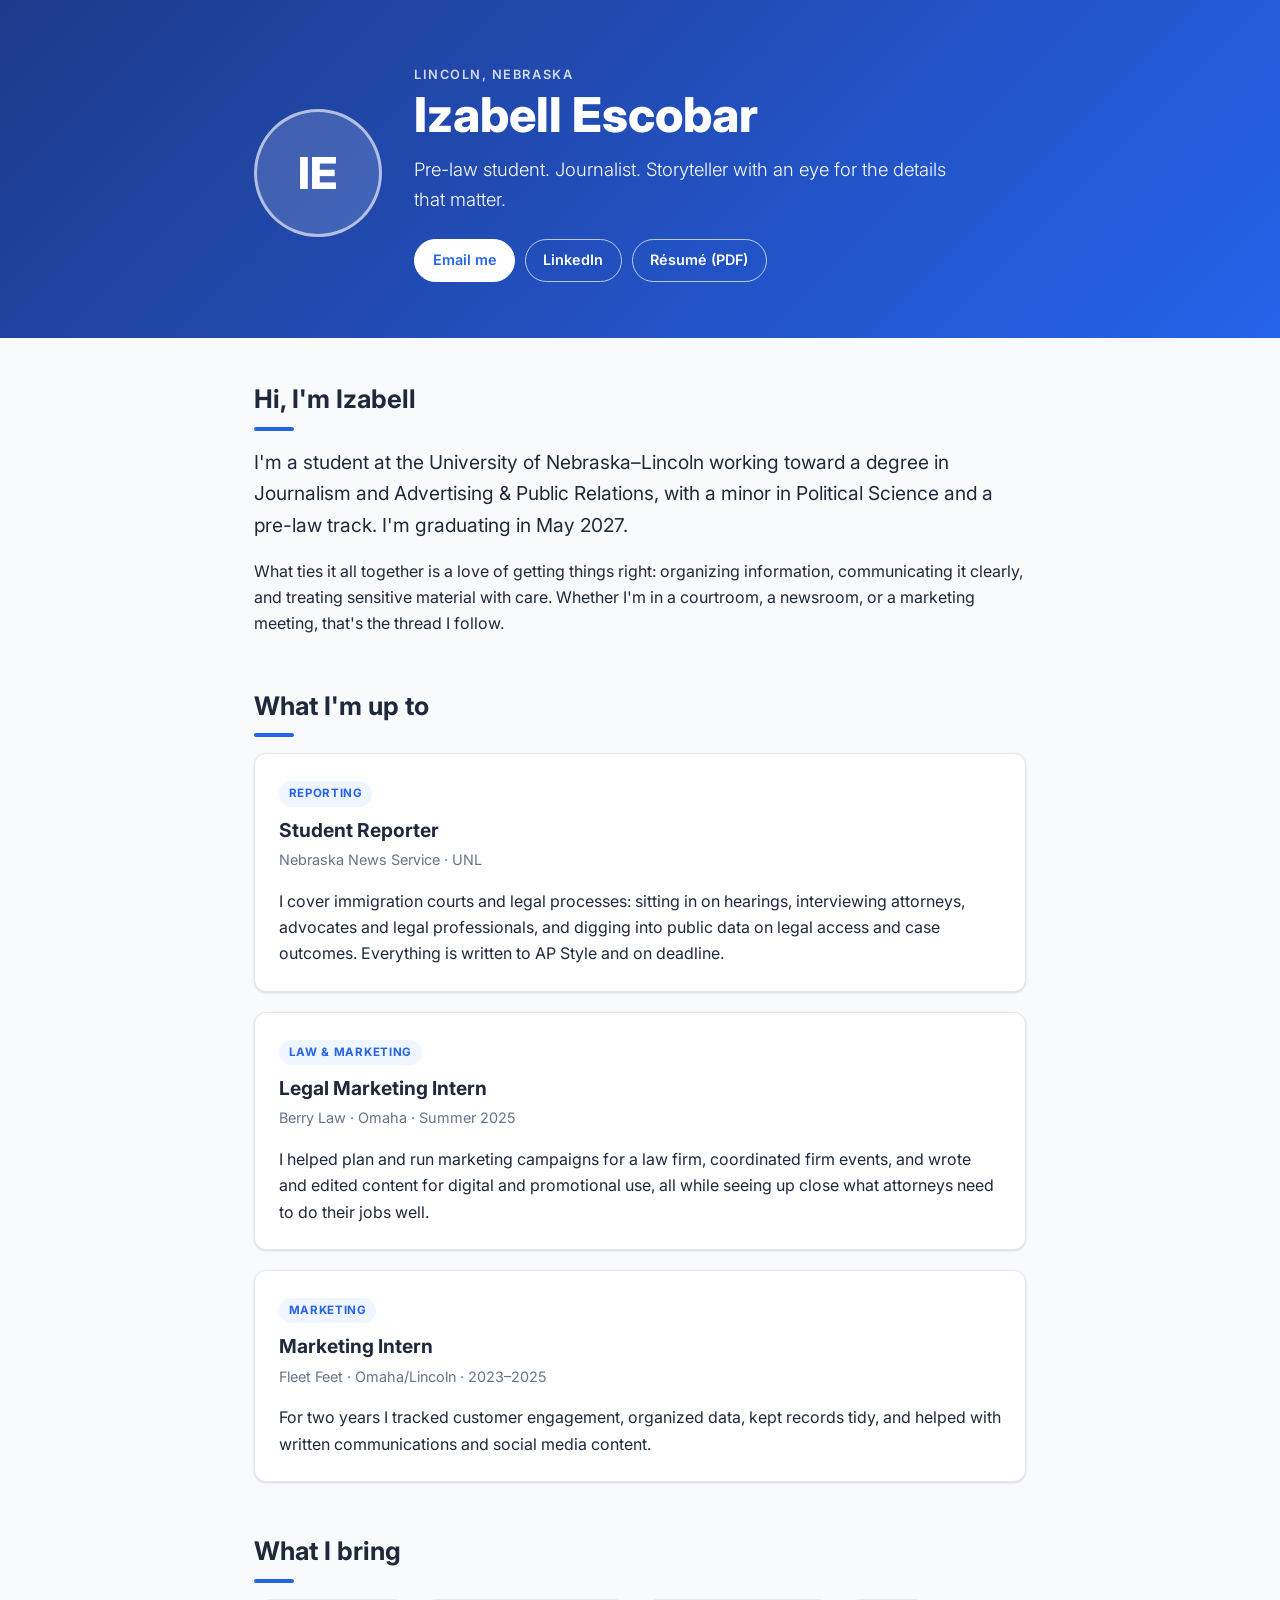
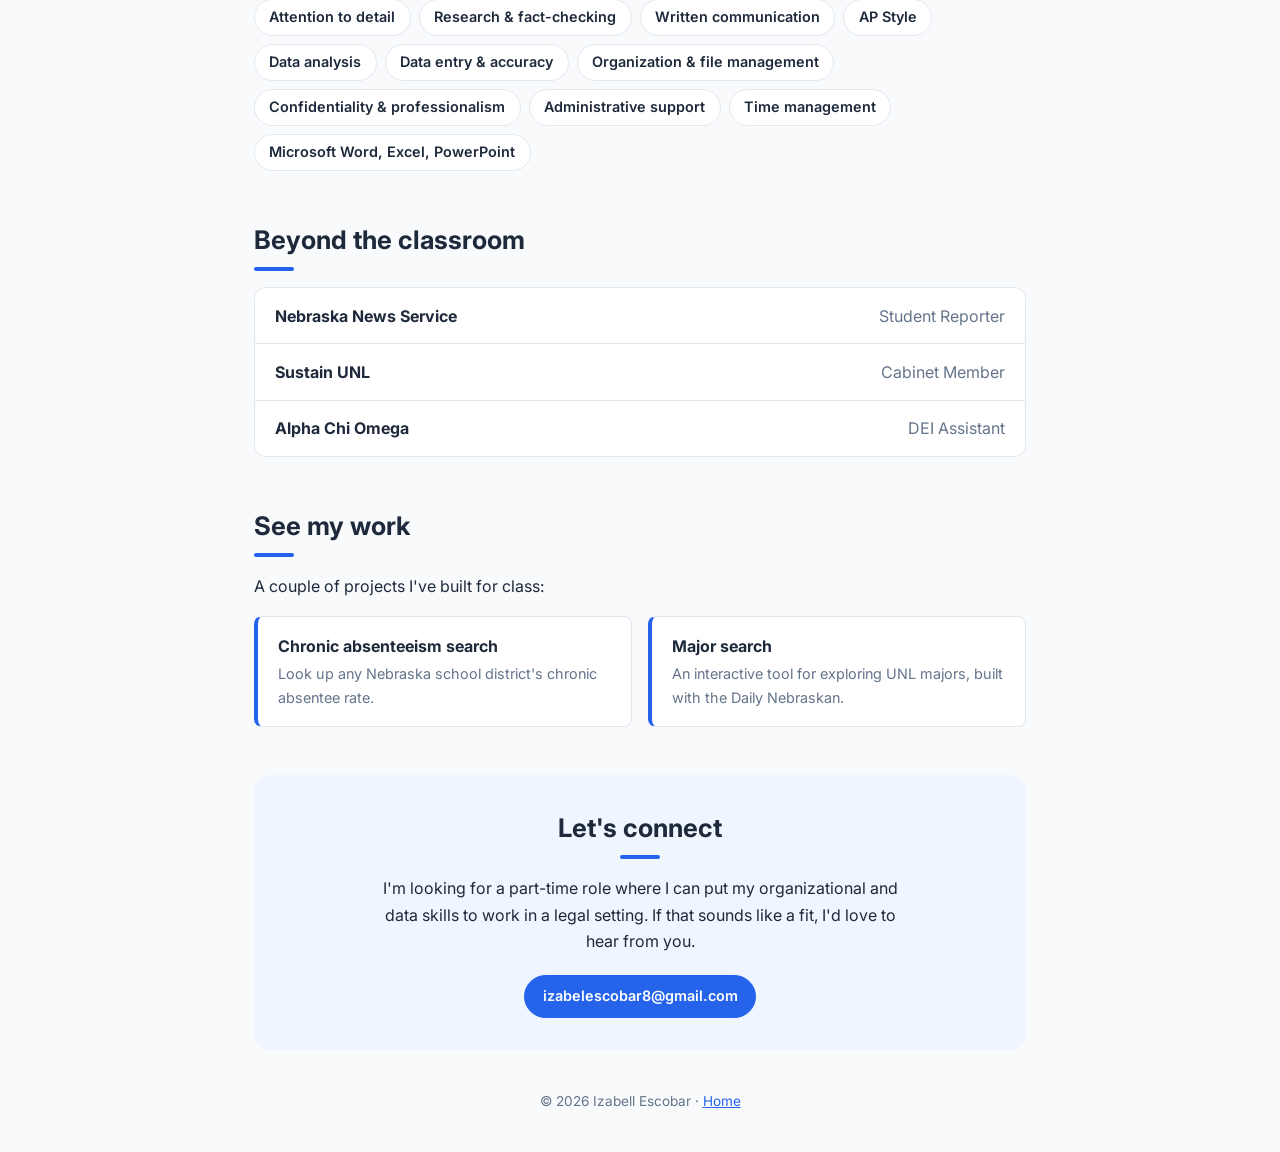
<file: about/index.html>
<!DOCTYPE html>
<html lang="en">
<head>
    <meta charset="UTF-8">
    <meta name="viewport" content="width=device-width, initial-scale=1.0">
    <title>About Izabell Escobar</title>
    <meta name="description" content="Izabell Escobar is a pre-law student at the University of Nebraska–Lincoln studying Journalism and Advertising & Public Relations, and a reporter covering immigration courts.">

    <link rel="preconnect" href="https://fonts.googleapis.com">
    <link rel="preconnect" href="https://fonts.gstatic.com" crossorigin>
    <link href="https://fonts.googleapis.com/css2?family=Inter:wght@300;400;600;700;800&display=swap" rel="stylesheet">

    <link rel="stylesheet" href="style.css">
</head>
<body>

    <header class="hero">
        <div class="container hero-inner">
            <div class="monogram" aria-hidden="true">IE</div>
            <div>
                <p class="eyebrow">Lincoln, Nebraska</p>
                <h1>Izabell Escobar</h1>
                <p class="tagline">Pre-law student. Journalist. Storyteller with an eye for the details that matter.</p>
                <div class="links">
                    <a class="btn btn-primary" href="mailto:izabelescobar8@gmail.com">Email me</a>
                    <a class="btn" href="https://www.linkedin.com/in/izabell-escobar-71b35a1ba" target="_blank" rel="noopener">LinkedIn</a>
                    <a class="btn" href="Escobar_Resume.pdf" target="_blank" rel="noopener">Résumé (PDF)</a>
                </div>
            </div>
        </div>
    </header>

    <main class="container">

        <section>
            <h2>Hi, I'm Izabell</h2>
            <p class="lead">
                I'm a student at the University of Nebraska–Lincoln working toward a degree in
                Journalism and Advertising &amp; Public Relations, with a minor in Political Science
                and a pre-law track. I'm graduating in May 2027.
            </p>
            <p>
                What ties it all together is a love of getting things right: organizing information,
                communicating it clearly, and treating sensitive material with care. Whether I'm in a
                courtroom, a newsroom, or a marketing meeting, that's the thread I follow.
            </p>
        </section>

        <section>
            <h2>What I'm up to</h2>
            <div class="cards">
                <article class="card">
                    <span class="tag">Reporting</span>
                    <h3>Student Reporter</h3>
                    <p class="where">Nebraska News Service · UNL</p>
                    <p>
                        I cover immigration courts and legal processes: sitting in on hearings,
                        interviewing attorneys, advocates and legal professionals, and digging into
                        public data on legal access and case outcomes. Everything is written to AP Style
                        and on deadline.
                    </p>
                </article>
                <article class="card">
                    <span class="tag">Law &amp; Marketing</span>
                    <h3>Legal Marketing Intern</h3>
                    <p class="where">Berry Law · Omaha · Summer 2025</p>
                    <p>
                        I helped plan and run marketing campaigns for a law firm, coordinated firm events,
                        and wrote and edited content for digital and promotional use, all while seeing
                        up close what attorneys need to do their jobs well.
                    </p>
                </article>
                <article class="card">
                    <span class="tag">Marketing</span>
                    <h3>Marketing Intern</h3>
                    <p class="where">Fleet Feet · Omaha/Lincoln · 2023–2025</p>
                    <p>
                        For two years I tracked customer engagement, organized data, kept records tidy,
                        and helped with written communications and social media content.
                    </p>
                </article>
            </div>
        </section>

        <section>
            <h2>What I bring</h2>
            <ul class="chips">
                <li>Attention to detail</li>
                <li>Research &amp; fact-checking</li>
                <li>Written communication</li>
                <li>AP Style</li>
                <li>Data analysis</li>
                <li>Data entry &amp; accuracy</li>
                <li>Organization &amp; file management</li>
                <li>Confidentiality &amp; professionalism</li>
                <li>Administrative support</li>
                <li>Time management</li>
                <li>Microsoft Word, Excel, PowerPoint</li>
            </ul>
        </section>

        <section>
            <h2>Beyond the classroom</h2>
            <ul class="involve">
                <li><strong>Nebraska News Service</strong><span>Student Reporter</span></li>
                <li><strong>Sustain UNL</strong><span>Cabinet Member</span></li>
                <li><strong>Alpha Chi Omega</strong><span>DEI Assistant</span></li>
            </ul>
        </section>

        <section>
            <h2>See my work</h2>
            <p>A couple of projects I've built for class:</p>
            <div class="projects">
                <a class="project" href="../school-search/">
                    <strong>Chronic absenteeism search</strong>
                    <span>Look up any Nebraska school district's chronic absentee rate.</span>
                </a>
                <a class="project" href="../major-search/">
                    <strong>Major search</strong>
                    <span>An interactive tool for exploring UNL majors, built with the Daily Nebraskan.</span>
                </a>
            </div>
        </section>

        <section class="cta">
            <h2>Let's connect</h2>
            <p>I'm looking for a part-time role where I can put my organizational and data skills to work in a legal setting. If that sounds like a fit, I'd love to hear from you.</p>
            <a class="btn btn-primary" href="mailto:izabelescobar8@gmail.com">izabelescobar8@gmail.com</a>
        </section>

    </main>

    <footer>
        <p>&copy; 2026 Izabell Escobar · <a href="../">Home</a></p>
    </footer>

</body>
</html>
</file>
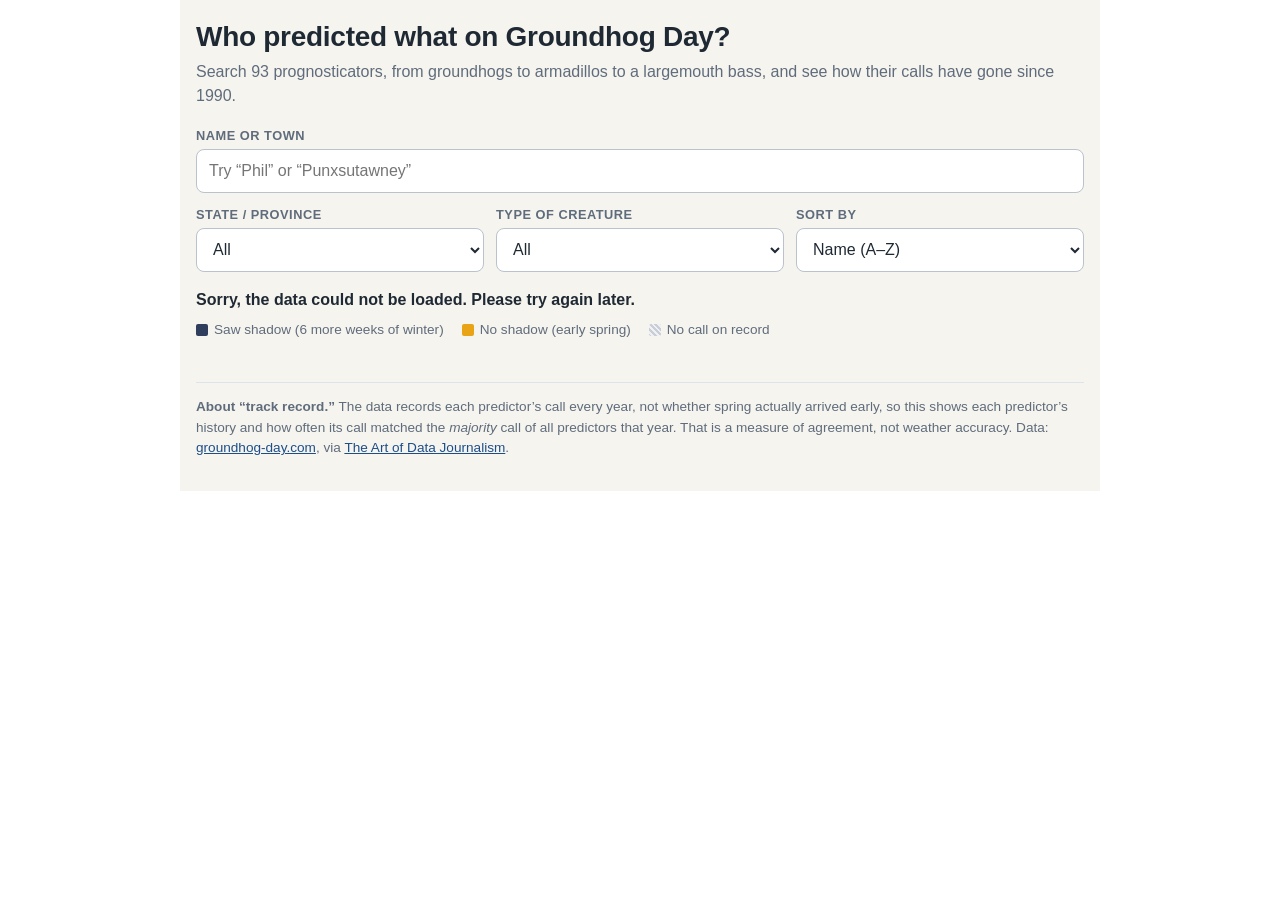
<file: groundhog-search/index.html>
<!DOCTYPE html>
<html lang="en">
<head>
    <meta charset="UTF-8">
    <meta name="viewport" content="width=device-width, initial-scale=1.0">
    <title>Groundhog Day Predictors: Search the Track Records</title>
    <link rel="stylesheet" href="style.css">
</head>
<body>
    <!-- Everything lives inside #gh-app so it can be pasted/framed into a CMS without leaking styles. -->
    <div id="gh-app">
        <header class="gh-header">
            <h1>Who predicted what on Groundhog Day?</h1>
            <p class="gh-sub">Search <span id="gh-total-predictors">93</span> prognosticators, from groundhogs to armadillos to a largemouth bass, and see how their calls have gone since 1990.</p>
        </header>

        <form class="gh-controls" role="search" onsubmit="return false">
            <div class="gh-field gh-field-wide">
                <label for="gh-q">Name or town</label>
                <input id="gh-q" type="search" placeholder="Try &ldquo;Phil&rdquo; or &ldquo;Punxsutawney&rdquo;" autocomplete="off">
            </div>
            <div class="gh-field">
                <label for="gh-region">State / province</label>
                <select id="gh-region"><option value="">All</option></select>
            </div>
            <div class="gh-field">
                <label for="gh-type">Type of creature</label>
                <select id="gh-type"><option value="">All</option></select>
            </div>
            <div class="gh-field">
                <label for="gh-sort">Sort by</label>
                <select id="gh-sort">
                    <option value="name">Name (A&ndash;Z)</option>
                    <option value="count">Most predictions</option>
                    <option value="shadow">Most shadows seen</option>
                    <option value="match">Most in line with consensus</option>
                </select>
            </div>
        </form>

        <div class="gh-status-row">
            <p id="gh-count" class="gh-count" aria-live="polite">Loading&hellip;</p>
            <button id="gh-reset" class="gh-reset" type="button" hidden>Clear filters</button>
        </div>

        <ul class="gh-legend" aria-label="Legend">
            <li><span class="gh-sw gh-shadow"></span>Saw shadow (6 more weeks of winter)</li>
            <li><span class="gh-sw gh-noshadow"></span>No shadow (early spring)</li>
            <li><span class="gh-sw gh-na"></span>No call on record</li>
        </ul>

        <div id="gh-results" class="gh-results"></div>
        <button id="gh-more" class="gh-more" type="button" hidden>Show more</button>

        <p class="gh-note">
            <strong>About &ldquo;track record.&rdquo;</strong> The data records each predictor&rsquo;s call every year, not whether spring actually arrived early, so this shows each predictor&rsquo;s history and how often its call matched the <em>majority</em> call of all predictors that year. That is a measure of agreement, not weather accuracy.
            Data: <a href="https://groundhog-day.com" target="_blank" rel="noopener">groundhog-day.com</a>, via
            <a href="https://the-art-of-data-journalism.github.io/tutorial-data/groundhogs/predictions.csv" target="_blank" rel="noopener">The Art of Data Journalism</a>.
        </p>
    </div>
    <script src="script.js"></script>
</body>
</html>
</file>
<file: about/style.css>
:root {
    --primary-color: #2563eb;
    --primary-hover: #1d4ed8;
    --bg-color: #f8fafc;
    --card-bg: #ffffff;
    --text-main: #1e293b;
    --text-muted: #64748b;
    --border-color: #e2e8f0;
    --tint: #eff6ff;
    --shadow-sm: 0 1px 3px 0 rgb(0 0 0 / 0.1), 0 1px 2px -1px rgb(0 0 0 / 0.1);
    --shadow-md: 0 4px 6px -1px rgb(0 0 0 / 0.1), 0 2px 4px -2px rgb(0 0 0 / 0.1);
}

* {
    box-sizing: border-box;
    margin: 0;
    padding: 0;
}

body {
    font-family: 'Inter', sans-serif;
    background-color: var(--bg-color);
    color: var(--text-main);
    line-height: 1.65;
}

.container {
    width: 100%;
    max-width: 820px;
    margin: 0 auto;
    padding: 0 1.5rem;
}

/* Hero */
.hero {
    background: linear-gradient(135deg, #1e3a8a 0%, #2563eb 100%);
    color: #fff;
    padding: 4rem 0 3.5rem;
}

.hero-inner {
    display: flex;
    align-items: center;
    gap: 2rem;
}

.monogram {
    flex: none;
    width: 128px;
    height: 128px;
    border-radius: 50%;
    background: rgb(255 255 255 / 0.15);
    border: 3px solid rgb(255 255 255 / 0.6);
    display: grid;
    place-items: center;
    font-size: 2.75rem;
    font-weight: 800;
    letter-spacing: 0.02em;
}

.eyebrow {
    text-transform: uppercase;
    letter-spacing: 0.12em;
    font-size: 0.8rem;
    font-weight: 600;
    opacity: 0.8;
}

h1 {
    font-size: 3rem;
    font-weight: 800;
    line-height: 1.1;
    margin: 0.25rem 0 0.75rem;
}

.tagline {
    font-size: 1.15rem;
    font-weight: 300;
    max-width: 34rem;
}

.links {
    display: flex;
    flex-wrap: wrap;
    gap: 0.6rem;
    margin-top: 1.5rem;
}

.btn {
    display: inline-block;
    padding: 0.55rem 1.1rem;
    border-radius: 999px;
    border: 1px solid rgb(255 255 255 / 0.7);
    color: #fff;
    text-decoration: none;
    font-weight: 600;
    font-size: 0.9rem;
    transition: background 0.15s, transform 0.15s;
}

.btn:hover {
    background: rgb(255 255 255 / 0.15);
    transform: translateY(-1px);
}

.btn-primary {
    background: #fff;
    color: var(--primary-color);
    border-color: #fff;
}

.btn-primary:hover {
    background: var(--tint);
}

/* Sections */
section {
    padding: 2.5rem 0 0.5rem;
}

h2 {
    font-size: 1.6rem;
    font-weight: 700;
    margin-bottom: 1rem;
}

h2::after {
    content: "";
    display: block;
    width: 2.5rem;
    height: 4px;
    border-radius: 2px;
    background: var(--primary-color);
    margin-top: 0.4rem;
}

p + p {
    margin-top: 1rem;
}

.lead {
    font-size: 1.2rem;
    font-weight: 400;
}

/* Cards */
.cards {
    display: grid;
    gap: 1.25rem;
}

.card {
    background: var(--card-bg);
    border: 1px solid var(--border-color);
    border-radius: 12px;
    padding: 1.5rem;
    box-shadow: var(--shadow-sm);
    transition: box-shadow 0.2s, transform 0.2s;
}

.card:hover {
    box-shadow: var(--shadow-md);
    transform: translateY(-2px);
}

.card h3 {
    font-size: 1.2rem;
    margin-top: 0.5rem;
}

.where {
    color: var(--text-muted);
    font-size: 0.9rem;
    margin: 0.1rem 0 0.75rem;
}

.tag {
    display: inline-block;
    background: var(--tint);
    color: var(--primary-color);
    font-size: 0.72rem;
    font-weight: 700;
    letter-spacing: 0.06em;
    text-transform: uppercase;
    padding: 0.2rem 0.6rem;
    border-radius: 999px;
}

/* Skills */
.chips {
    list-style: none;
    display: flex;
    flex-wrap: wrap;
    gap: 0.5rem;
}

.chips li {
    background: var(--card-bg);
    border: 1px solid var(--border-color);
    border-radius: 999px;
    padding: 0.35rem 0.9rem;
    font-size: 0.9rem;
    font-weight: 600;
}

/* Involvement */
.involve {
    list-style: none;
    background: var(--card-bg);
    border: 1px solid var(--border-color);
    border-radius: 12px;
    overflow: hidden;
}

.involve li {
    display: flex;
    justify-content: space-between;
    gap: 1rem;
    padding: 0.9rem 1.25rem;
}

.involve li + li {
    border-top: 1px solid var(--border-color);
}

.involve span {
    color: var(--text-muted);
}

/* Projects */
.projects {
    display: grid;
    grid-template-columns: repeat(auto-fit, minmax(240px, 1fr));
    gap: 1rem;
    margin-top: 1rem;
}

.project {
    display: block;
    background: var(--card-bg);
    border: 1px solid var(--border-color);
    border-left: 4px solid var(--primary-color);
    border-radius: 8px;
    padding: 1rem 1.25rem;
    color: inherit;
    text-decoration: none;
    transition: box-shadow 0.2s;
}

.project:hover {
    box-shadow: var(--shadow-md);
}

.project span {
    display: block;
    color: var(--text-muted);
    font-size: 0.9rem;
    margin-top: 0.2rem;
}

/* CTA */
.cta {
    margin-top: 2.5rem;
    background: var(--tint);
    border-radius: 16px;
    padding: 2rem;
    text-align: center;
}

.cta h2::after {
    margin-left: auto;
    margin-right: auto;
}

.cta p {
    max-width: 34rem;
    margin: 0 auto 1.25rem;
}

.cta .btn-primary {
    background: var(--primary-color);
    color: #fff;
    border-color: var(--primary-color);
}

.cta .btn-primary:hover {
    background: var(--primary-hover);
}

footer {
    text-align: center;
    color: var(--text-muted);
    font-size: 0.85rem;
    padding: 2.5rem 1rem;
}

footer a {
    color: var(--primary-color);
}

@media (max-width: 640px) {
    .hero {
        padding: 2.5rem 0;
    }

    .hero-inner {
        flex-direction: column;
        text-align: center;
    }

    h1 {
        font-size: 2.25rem;
    }

    .links {
        justify-content: center;
    }

    .involve li {
        flex-direction: column;
        gap: 0;
    }
}
</file>
<file: groundhog-search/style.css>
/* All rules are scoped to #gh-app so this can be dropped into a CMS without side effects. */
body { margin: 0; }

#gh-app {
    --gh-ink: #1f2933;
    --gh-muted: #5f6c7b;
    --gh-line: #dde3ea;
    --gh-bg: #f6f4ef;
    --gh-card: #ffffff;
    --gh-accent: #1d4e89;
    --gh-shadow: #2f3e5c;     /* dark slate: winter */
    --gh-noshadow: #e8a317;   /* amber: spring */
    --gh-na: #c9ced6;
    box-sizing: border-box;
    max-width: 920px;
    margin: 0 auto;
    padding: 20px 16px 32px;
    background: var(--gh-bg);
    color: var(--gh-ink);
    font: 16px/1.5 -apple-system, BlinkMacSystemFont, "Segoe UI", Roboto, Helvetica, Arial, sans-serif;
}
#gh-app *, #gh-app *::before, #gh-app *::after { box-sizing: border-box; }

#gh-app .gh-header h1 { margin: 0 0 6px; font-size: 1.75rem; line-height: 1.2; letter-spacing: -0.01em; }
#gh-app .gh-sub { margin: 0 0 18px; color: var(--gh-muted); }

/* Controls */
#gh-app .gh-controls {
    display: grid;
    grid-template-columns: repeat(3, 1fr);
    gap: 12px;
    margin-bottom: 12px;
}
#gh-app .gh-field-wide { grid-column: 1 / -1; }
#gh-app .gh-field label { display: block; margin-bottom: 4px; font-size: 0.8rem; font-weight: 600; color: var(--gh-muted); text-transform: uppercase; letter-spacing: 0.04em; }
#gh-app input[type="search"], #gh-app select {
    width: 100%;
    min-height: 44px;
    padding: 8px 12px;
    font: inherit;
    color: var(--gh-ink);
    background: var(--gh-card);
    border: 1px solid #b9c2cd;
    border-radius: 8px;
}
#gh-app input[type="search"]:focus, #gh-app select:focus, #gh-app button:focus-visible {
    outline: 3px solid rgba(29, 78, 137, 0.35);
    outline-offset: 1px;
    border-color: var(--gh-accent);
}

#gh-app .gh-status-row { display: flex; align-items: center; justify-content: space-between; gap: 12px; min-height: 32px; }
#gh-app .gh-count { margin: 0; font-weight: 600; }
#gh-app .gh-reset, #gh-app .gh-more {
    font: inherit; cursor: pointer; border-radius: 8px;
}
#gh-app .gh-reset { background: none; border: none; color: var(--gh-accent); text-decoration: underline; padding: 6px; }
#gh-app .gh-more { display: block; margin: 20px auto 0; padding: 10px 24px; min-height: 44px; background: var(--gh-accent); color: #fff; border: none; font-weight: 600; }
#gh-app .gh-more:hover { background: #163c6b; }
#gh-app [hidden] { display: none !important; }

/* Legend */
#gh-app .gh-legend { list-style: none; display: flex; flex-wrap: wrap; gap: 6px 18px; margin: 4px 0 14px; padding: 0; font-size: 0.85rem; color: var(--gh-muted); }
#gh-app .gh-legend li { display: flex; align-items: center; gap: 6px; }
#gh-app .gh-sw { width: 12px; height: 12px; border-radius: 2px; display: inline-block; }
#gh-app .gh-shadow { background: var(--gh-shadow); }
#gh-app .gh-noshadow { background: var(--gh-noshadow); }
#gh-app .gh-na { background: repeating-linear-gradient(45deg, var(--gh-na), var(--gh-na) 2px, #eef0f3 2px, #eef0f3 4px); }

/* Cards */
#gh-app .gh-results { display: grid; gap: 14px; }
#gh-app .gh-card { background: var(--gh-card); border: 1px solid var(--gh-line); border-radius: 12px; padding: 16px; }
#gh-app .gh-card-top { display: flex; justify-content: space-between; align-items: flex-start; gap: 12px; flex-wrap: wrap; }
#gh-app .gh-name { margin: 0; font-size: 1.2rem; line-height: 1.25; }
#gh-app .gh-place { margin: 2px 0 0; color: var(--gh-muted); font-size: 0.92rem; }
#gh-app .gh-tags { display: flex; gap: 6px; flex-wrap: wrap; }
#gh-app .gh-tag { padding: 2px 10px; font-size: 0.8rem; font-weight: 600; background: #e9eef5; color: var(--gh-accent); border-radius: 999px; }
#gh-app .gh-tag-retired { background: #eceef1; color: var(--gh-muted); }

#gh-app .gh-stats { display: grid; grid-template-columns: repeat(4, 1fr); gap: 10px; margin: 14px 0 12px; }
#gh-app .gh-stat { background: var(--gh-bg); border-radius: 8px; padding: 8px 10px; }
#gh-app .gh-stat dt { font-size: 0.72rem; font-weight: 600; text-transform: uppercase; letter-spacing: 0.04em; color: var(--gh-muted); }
#gh-app .gh-stat dd { margin: 0; font-size: 1.4rem; font-weight: 700; line-height: 1.2; }
#gh-app .gh-stat-sub { font-size: 0.78rem; color: var(--gh-muted); }

/* Year strip */
#gh-app .gh-strip { display: flex; gap: 2px; }
#gh-app .gh-cell { flex: 1 1 0; min-width: 0; height: 22px; border-radius: 2px; }
#gh-app .gh-cell.gh-empty { background: transparent; border: 1px dashed var(--gh-line); }
#gh-app .gh-axis { display: flex; justify-content: space-between; margin-top: 3px; font-size: 0.75rem; color: var(--gh-muted); }
#gh-app .gh-latest { margin: 10px 0 0; font-size: 0.9rem; }

#gh-app .gh-empty-state { padding: 32px 0; text-align: center; color: var(--gh-muted); }
#gh-app .gh-note { margin: 28px 0 0; padding-top: 14px; border-top: 1px solid var(--gh-line); font-size: 0.85rem; color: var(--gh-muted); }
#gh-app .gh-note a { color: var(--gh-accent); }

@media (max-width: 640px) {
    #gh-app .gh-controls { grid-template-columns: 1fr 1fr; }
    #gh-app .gh-field-wide { grid-column: 1 / -1; }
    #gh-app .gh-controls .gh-field:last-child { grid-column: 1 / -1; }
    #gh-app .gh-stats { grid-template-columns: 1fr 1fr; }
    #gh-app .gh-cell { height: 18px; }
}
</file>
